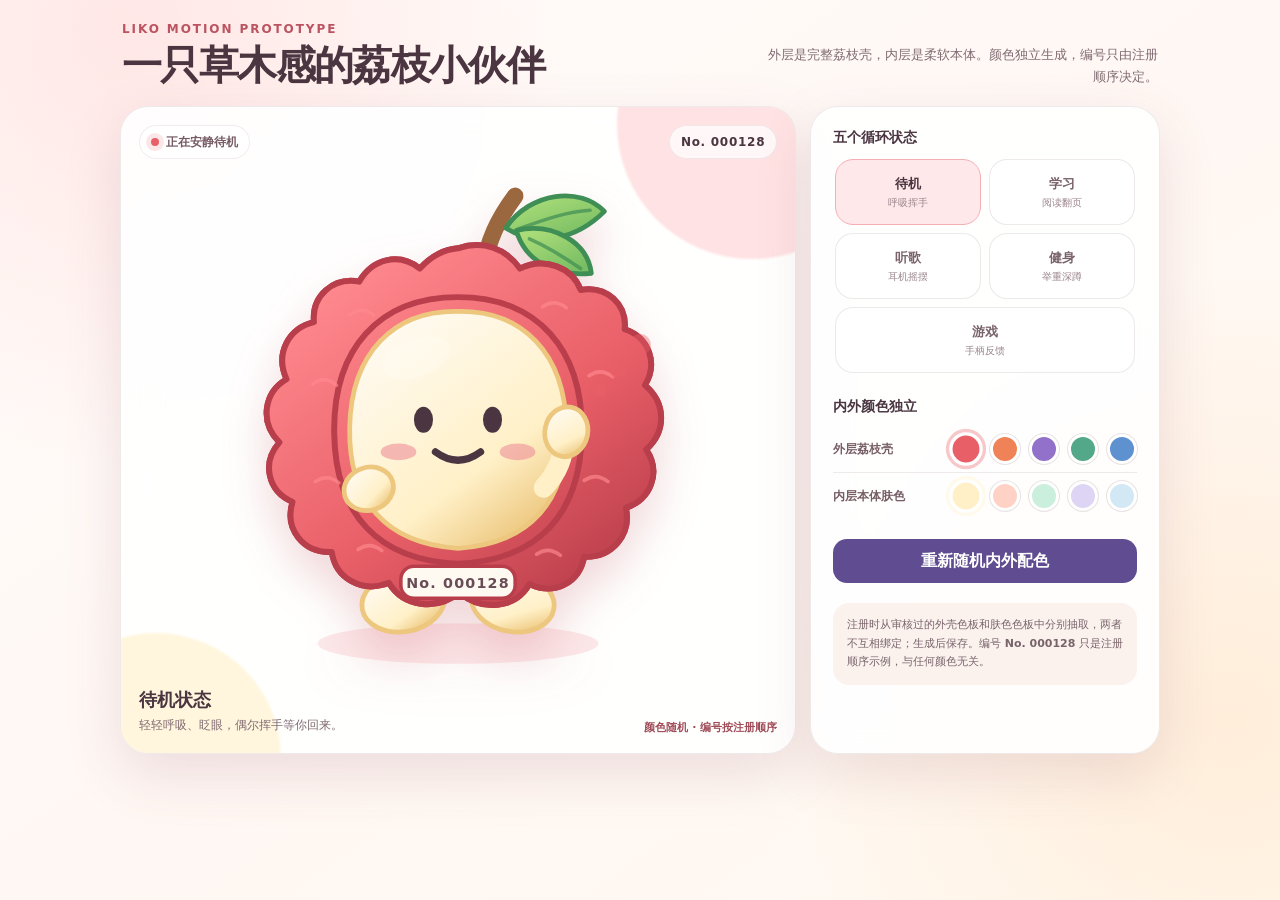
<file: 形象设计/liko-animation-demo.html>
<!doctype html>
<html lang="zh-CN">
<head>
  <meta charset="utf-8" />
  <meta name="viewport" content="width=device-width, initial-scale=1, viewport-fit=cover" />
  <meta name="theme-color" content="#fff8f4" />
  <title>Liko · 五状态动画原型</title>
  <style>
    :root {
      --shell: #e95f68;
      --shell-light: #ff8a8f;
      --shell-deep: #b93e4b;
      --skin: #fff0c7;
      --skin-light: #fffaf0;
      --skin-deep: #edc77e;
      --leaf: #78bd63;
      --leaf-deep: #3f8e55;
      --ink: #4a3540;
      --muted: #806b73;
      --paper: #fffaf7;
      --panel: rgba(255, 255, 255, .9);
      --line: rgba(115, 83, 94, .12);
      --shadow: rgba(136, 75, 92, .15);
      --accent: #ec6e79;
    }

    * { box-sizing: border-box; }

    html { color-scheme: light; }

    body {
      margin: 0;
      min-width: 320px;
      min-height: 100vh;
      color: var(--ink);
      font-family: "PingFang SC", "Microsoft YaHei", system-ui, -apple-system, sans-serif;
      background:
        radial-gradient(circle at 10% 3%, rgba(255, 202, 202, .42), transparent 28rem),
        radial-gradient(circle at 96% 80%, rgba(255, 221, 184, .42), transparent 28rem),
        linear-gradient(145deg, #fffdfb 0%, #fff7f3 52%, #fffaf2 100%);
    }

    button { font: inherit; }

    button:focus-visible {
      outline: 3px solid rgba(109, 89, 207, .35);
      outline-offset: 3px;
    }

    .app {
      width: min(100% - 24px, 1040px);
      margin: 0 auto;
      padding: max(18px, env(safe-area-inset-top)) 0 max(28px, env(safe-area-inset-bottom));
    }

    .app-head {
      display: flex;
      align-items: flex-end;
      justify-content: space-between;
      gap: 16px;
      padding: 4px 2px 18px;
    }

    .eyebrow {
      margin: 0 0 6px;
      color: #bb5360;
      font-size: 12px;
      font-weight: 700;
      letter-spacing: .16em;
      text-transform: uppercase;
    }

    h1 {
      margin: 0;
      font-size: clamp(26px, 7vw, 40px);
      line-height: 1.15;
      letter-spacing: -.04em;
    }

    .head-note {
      max-width: 390px;
      margin: 0;
      color: var(--muted);
      font-size: 13px;
      line-height: 1.7;
      text-align: right;
    }

    .workspace {
      display: grid;
      gap: 14px;
      min-width: 0;
    }

    .stage-card,
    .control-card {
      min-width: 0;
      border: 1px solid var(--line);
      border-radius: 28px;
      background: var(--panel);
      box-shadow: 0 20px 55px var(--shadow);
      backdrop-filter: blur(18px);
    }

    .stage-card {
      position: relative;
      min-height: 560px;
      overflow: hidden;
      isolation: isolate;
    }

    .stage-card::before,
    .stage-card::after {
      position: absolute;
      z-index: -1;
      content: "";
      border-radius: 50%;
      filter: blur(1px);
    }

    .stage-card::before {
      width: 270px;
      height: 270px;
      top: -118px;
      right: -92px;
      background: color-mix(in srgb, var(--shell-light) 25%, transparent);
    }

    .stage-card::after {
      width: 250px;
      height: 250px;
      bottom: -130px;
      left: -90px;
      background: color-mix(in srgb, var(--skin) 60%, transparent);
    }

    .stage-top {
      position: absolute;
      z-index: 3;
      top: 18px;
      left: 18px;
      right: 18px;
      display: flex;
      align-items: center;
      justify-content: space-between;
      gap: 12px;
    }

    .live-state,
    .serial {
      display: inline-flex;
      align-items: center;
      min-height: 34px;
      padding: 7px 11px;
      border: 1px solid rgba(114, 79, 91, .1);
      border-radius: 999px;
      background: rgba(255, 255, 255, .75);
      color: #765c65;
      font-size: 12px;
      font-weight: 700;
      backdrop-filter: blur(8px);
    }

    .live-state::before {
      width: 8px;
      height: 8px;
      margin-right: 7px;
      content: "";
      border-radius: 50%;
      background: var(--shell);
      box-shadow: 0 0 0 5px color-mix(in srgb, var(--shell) 15%, transparent);
      animation: statusPulse 2s ease-in-out infinite;
    }

    .serial {
      color: var(--ink);
      font-variant-numeric: tabular-nums;
      letter-spacing: .06em;
    }

    .svg-wrap {
      display: grid;
      place-items: center;
      min-height: 500px;
      padding: 58px 10px 64px;
    }

    #liko {
      width: min(100%, 500px);
      height: auto;
      overflow: visible;
      filter: drop-shadow(0 22px 22px color-mix(in srgb, var(--shell-deep) 20%, transparent));
    }

    .stage-copy {
      position: absolute;
      z-index: 3;
      right: 18px;
      bottom: 18px;
      left: 18px;
      display: flex;
      align-items: flex-end;
      justify-content: space-between;
      gap: 16px;
    }

    .stage-copy strong,
    .stage-copy span { display: block; }

    .stage-copy strong {
      margin-bottom: 4px;
      font-size: 18px;
    }

    .stage-copy span {
      color: var(--muted);
      font-size: 12px;
      line-height: 1.55;
    }

    .identity-rule {
      flex: none;
      color: #a04c58;
      font-size: 11px;
      font-weight: 700;
      text-align: right;
    }

    .control-card {
      display: grid;
      align-content: start;
      gap: 20px;
      padding: 18px;
    }

    .control-card > *,
    .control-section,
    .state-tabs,
    .palette-row {
      min-width: 0;
      max-width: 100%;
    }

    .control-section h2 {
      margin: 0 0 10px;
      font-size: 14px;
    }

    .state-tabs {
      display: flex;
      gap: 8px;
      padding: 2px 2px 5px;
      overflow-x: auto;
      scrollbar-width: none;
    }

    .state-tabs::-webkit-scrollbar { display: none; }

    .state-btn {
      flex: 0 0 82px;
      min-height: 66px;
      padding: 9px 8px;
      border: 1px solid rgba(113, 79, 91, .13);
      border-radius: 18px;
      color: #79626a;
      background: rgba(255, 255, 255, .72);
      cursor: pointer;
      transition: transform .18s ease, border-color .18s ease, background-color .18s ease;
    }

    .state-btn:hover { transform: translateY(-2px); }

    .state-btn[aria-pressed="true"] {
      border-color: color-mix(in srgb, var(--shell) 50%, white);
      color: var(--ink);
      background: color-mix(in srgb, var(--shell-light) 20%, white);
    }

    .state-btn b,
    .state-btn small { display: block; }

    .state-btn b {
      margin-bottom: 3px;
      font-size: 13px;
    }

    .state-btn small {
      color: #9a858c;
      font-size: 10px;
    }

    .palette-row {
      display: flex;
      align-items: center;
      justify-content: space-between;
      gap: 12px;
      padding: 8px 0;
    }

    .palette-row + .palette-row { border-top: 1px solid var(--line); }

    .palette-label {
      flex: none;
      color: #765d66;
      font-size: 12px;
      font-weight: 700;
    }

    .swatches {
      display: flex;
      justify-content: flex-end;
      gap: 9px;
      min-width: 0;
    }

    .swatch {
      width: 30px;
      height: 30px;
      padding: 0;
      border: 3px solid white;
      border-radius: 50%;
      background: var(--swatch);
      box-shadow: 0 0 0 1px rgba(85, 60, 69, .14);
      cursor: pointer;
      transition: transform .18s ease, box-shadow .18s ease;
    }

    .swatch:hover,
    .swatch[aria-pressed="true"] {
      transform: scale(1.12);
      box-shadow: 0 0 0 3px color-mix(in srgb, var(--swatch) 35%, white);
    }

    .randomize {
      width: 100%;
      min-height: 44px;
      border: 0;
      border-radius: 14px;
      color: white;
      background: #604d91;
      cursor: pointer;
      font-weight: 700;
      transition: transform .18s ease, opacity .18s ease;
    }

    .randomize:hover { transform: translateY(-1px); }
    .randomize:active { transform: translateY(1px); opacity: .88; }

    .rule-note {
      margin: 0;
      padding: 13px 14px;
      border-radius: 16px;
      color: #78636b;
      background: rgba(250, 238, 232, .72);
      font-size: 11px;
      line-height: 1.7;
    }

    /* Liko 双层身体 */
    .liko-character {
      transform-box: fill-box;
      transform-origin: center bottom;
      animation: idleBreathe 3.2s ease-in-out infinite;
    }

    .shell-fill { fill: url(#shellGradient); }
    .shell-stroke { stroke: var(--shell-deep); }
    .skin-fill { fill: url(#skinGradient); }
    .skin-solid { fill: var(--skin); }
    .skin-stroke { stroke: var(--skin-deep); }
    .ink-fill { fill: var(--ink); }

    .shell-outline {
      stroke: var(--shell-deep);
      stroke-width: 5;
      stroke-linecap: round;
      stroke-linejoin: round;
    }

    .inner-outline {
      stroke: var(--skin-deep);
      stroke-width: 4;
      stroke-linecap: round;
      stroke-linejoin: round;
    }

    .leaf {
      fill: url(#leafGradient);
      stroke: var(--leaf-deep);
      stroke-width: 4;
      stroke-linejoin: round;
    }

    .leaf-cluster {
      transform-box: fill-box;
      transform-origin: 35% 90%;
      animation: leafSway 3.2s ease-in-out infinite;
    }

    .eye {
      transform-box: fill-box;
      transform-origin: center;
      animation: blink 4.6s ease-in-out infinite;
    }

    .cheek { fill: #ef8f9a; opacity: .6; }

    .state-layer { display: none; }
    #liko[data-state="idle"] .state-idle,
    #liko[data-state="study"] .state-study,
    #liko[data-state="music"] .state-music,
    #liko[data-state="fitness"] .state-fitness,
    #liko[data-state="gaming"] .state-gaming { display: block; }

    #liko[data-state="study"] .liko-character { animation: studyBob 2.7s ease-in-out infinite; }
    #liko[data-state="music"] .liko-character { animation: musicSway 1.15s ease-in-out infinite alternate; }
    #liko[data-state="fitness"] .liko-character { animation: squat 1.5s ease-in-out infinite; }
    #liko[data-state="gaming"] .liko-character { animation: gameBounce 1.7s ease-in-out infinite; }

    .wave-hand {
      transform-box: fill-box;
      transform-origin: 35% 85%;
      animation: handWave 1.8s ease-in-out infinite;
    }

    .idle-dot-a { animation: idleDot 2.8s ease-in-out infinite; }
    .idle-dot-b { animation: idleDot 2.8s .45s ease-in-out infinite; }
    .idle-dot-c { animation: idleDot 2.8s .9s ease-in-out infinite; }

    .book {
      transform-box: fill-box;
      transform-origin: center;
      animation: bookFloat 2.7s ease-in-out infinite;
    }

    .page-flip {
      transform-box: fill-box;
      transform-origin: left bottom;
      animation: pageFlip 3.6s ease-in-out infinite;
    }

    .study-spark {
      transform-box: fill-box;
      transform-origin: center;
      animation: sparkle 2.5s ease-in-out infinite;
    }

    .headphone-band {
      fill: none;
      stroke: #6d68c9;
      stroke-width: 12;
      stroke-linecap: round;
    }

    .headphone-pad {
      fill: #756fda;
      stroke: #4e489f;
      stroke-width: 3;
    }

    .music-note-a { animation: noteRise 2.2s ease-out infinite; }
    .music-note-b { animation: noteRise 2.2s .7s ease-out infinite; }
    .music-note-c { animation: noteRise 2.2s 1.35s ease-out infinite; }

    .fitness-arms,
    .fitness-bar {
      transform-box: fill-box;
      transform-origin: center bottom;
      animation: lift 1.5s ease-in-out infinite;
    }

    .sweat {
      transform-box: fill-box;
      transform-origin: center;
      animation: sweatDrop 1.5s ease-in infinite;
    }

    .controller {
      transform-box: fill-box;
      transform-origin: center;
      animation: controllerTap .65s ease-in-out infinite alternate;
    }

    .game-glow-a { animation: gamePixel 1.5s ease-out infinite; }
    .game-glow-b { animation: gamePixel 1.5s .55s ease-out infinite; }

    @keyframes statusPulse {
      0%, 100% { transform: scale(1); opacity: 1; }
      50% { transform: scale(.78); opacity: .62; }
    }

    @keyframes idleBreathe {
      0%, 100% { transform: translateY(1px) scale(1); }
      50% { transform: translateY(-5px) scale(1.012, .99); }
    }

    @keyframes studyBob {
      0%, 100% { transform: translateY(1px) rotate(-.4deg); }
      50% { transform: translateY(-4px) rotate(.4deg); }
    }

    @keyframes musicSway {
      from { transform: translate(-5px, 1px) rotate(-2deg); }
      to { transform: translate(5px, -4px) rotate(2deg); }
    }

    @keyframes squat {
      0%, 100% { transform: translateY(-5px) scaleY(1.02); }
      50% { transform: translateY(13px) scale(1.018, .95); }
    }

    @keyframes gameBounce {
      0%, 100% { transform: translateY(2px) rotate(-.6deg); }
      50% { transform: translateY(-6px) rotate(.6deg); }
    }

    @keyframes leafSway {
      0%, 100% { transform: rotate(-2deg); }
      50% { transform: rotate(4deg); }
    }

    @keyframes blink {
      0%, 43%, 47%, 100% { transform: scaleY(1); }
      45% { transform: scaleY(.1); }
    }

    @keyframes handWave {
      0%, 100% { transform: rotate(-5deg); }
      50% { transform: rotate(16deg) translateY(-2px); }
    }

    @keyframes idleDot {
      0%, 22%, 100% { transform: translateY(8px) scale(.55); opacity: 0; }
      42%, 72% { transform: translateY(0) scale(1); opacity: .75; }
    }

    @keyframes bookFloat {
      0%, 100% { transform: translateY(1px) rotate(-.7deg); }
      50% { transform: translateY(-4px) rotate(.7deg); }
    }

    @keyframes pageFlip {
      0%, 18%, 100% { transform: scaleX(1) skewX(0); opacity: .9; }
      45% { transform: scaleX(.18) skewX(-17deg); opacity: .35; }
      62% { transform: scaleX(1) skewX(7deg); opacity: .9; }
    }

    @keyframes sparkle {
      0%, 22%, 100% { transform: scale(.4) rotate(-12deg); opacity: 0; }
      42%, 70% { transform: scale(1) rotate(8deg); opacity: 1; }
    }

    @keyframes noteRise {
      0% { transform: translateY(16px) scale(.7); opacity: 0; }
      20%, 76% { opacity: 1; }
      100% { transform: translateY(-30px) scale(1.08) rotate(8deg); opacity: 0; }
    }

    @keyframes lift {
      0%, 100% { transform: translateY(18px); }
      50% { transform: translateY(-15px); }
    }

    @keyframes sweatDrop {
      0%, 40% { transform: translateY(0) scale(.6); opacity: 0; }
      55% { opacity: 1; }
      100% { transform: translate(5px, 24px) scale(1); opacity: 0; }
    }

    @keyframes controllerTap {
      from { transform: rotate(-2deg) translateY(1px); }
      to { transform: rotate(2deg) translateY(-2px); }
    }

    @keyframes gamePixel {
      0% { transform: translateY(12px) scale(.4); opacity: 0; }
      25%, 70% { opacity: 1; }
      100% { transform: translateY(-25px) scale(1.1) rotate(16deg); opacity: 0; }
    }

    @media (min-width: 820px) {
      .workspace { grid-template-columns: minmax(0, 1.45fr) minmax(300px, .75fr); }
      .control-card { padding: 22px; }
      .state-tabs { display: grid; grid-template-columns: repeat(2, minmax(0, 1fr)); overflow: visible; }
      .state-btn { width: 100%; }
      .state-btn:last-child { grid-column: 1 / -1; }
    }

    @media (max-width: 600px) {
      .app { width: min(100% - 16px, 1040px); }
      .app-head { display: block; padding-inline: 6px; }
      .head-note { margin-top: 8px; text-align: left; }
      .stage-card, .control-card { border-radius: 24px; }
      .stage-card { min-height: 500px; }
      .svg-wrap { min-height: 445px; padding: 54px 0 70px; }
      .stage-copy span { max-width: 250px; }
      .identity-rule { display: none; }
      .palette-row { align-items: flex-start; }
      .swatches { flex-wrap: wrap; }
      .swatch { width: 28px; height: 28px; }
    }

    @media (max-width: 380px) {
      .stage-card { min-height: 462px; }
      .svg-wrap { min-height: 410px; padding-bottom: 65px; }
      .stage-top { top: 13px; right: 13px; left: 13px; }
      .stage-copy { right: 14px; bottom: 14px; left: 14px; }
      .stage-copy strong { font-size: 16px; }
      .stage-copy span { max-width: 210px; font-size: 11px; }
    }

    @media (prefers-reduced-motion: reduce) {
      *, *::before, *::after {
        animation-duration: .001ms !important;
        animation-iteration-count: 1 !important;
        scroll-behavior: auto !important;
      }
    }
  </style>
</head>
<body>
  <main class="app">
    <header class="app-head">
      <div>
        <p class="eyebrow">Liko Motion Prototype</p>
        <h1>一只草木感的荔枝小伙伴</h1>
      </div>
      <p class="head-note">外层是完整荔枝壳，内层是柔软本体。颜色独立生成，编号只由注册顺序决定。</p>
    </header>

    <section class="workspace" aria-label="Liko 动画与配色预览">
      <article class="stage-card">
        <div class="stage-top">
          <div class="live-state" id="liveState">正在安静待机</div>
          <div class="serial">No. 000128</div>
        </div>

        <div class="svg-wrap">
          <svg id="liko" data-state="idle" viewBox="0 0 420 440" role="img" aria-labelledby="likoTitle likoDesc">
            <title id="likoTitle">Liko 待机动画</title>
            <desc id="likoDesc">一个穿着完整荔枝壳的柔软小角色，前部开口露出脸，手脚与内层本体同色，顶部有枝梗和两片叶子。</desc>
            <defs>
              <linearGradient id="shellGradient" x1=".16" y1=".08" x2=".86" y2=".95">
                <stop offset="0" style="stop-color:var(--shell-light)" />
                <stop offset=".58" style="stop-color:var(--shell)" />
                <stop offset="1" style="stop-color:var(--shell-deep)" />
              </linearGradient>
              <linearGradient id="skinGradient" x1=".18" y1=".08" x2=".78" y2=".96">
                <stop offset="0" style="stop-color:var(--skin-light)" />
                <stop offset=".68" style="stop-color:var(--skin)" />
                <stop offset="1" style="stop-color:var(--skin-deep)" />
              </linearGradient>
              <linearGradient id="leafGradient" x1=".2" y1=".1" x2=".85" y2=".9">
                <stop offset="0" style="stop-color:#a9dc78" />
                <stop offset="1" style="stop-color:var(--leaf)" />
              </linearGradient>
              <filter id="softGlow" x="-50%" y="-50%" width="200%" height="200%">
                <feGaussianBlur stdDeviation="7" />
              </filter>
            </defs>

            <ellipse cx="210" cy="402" rx="118" ry="17" fill="var(--shell)" opacity=".14" />

            <g class="liko-character">
              <!-- 脚和枝叶从完整外壳后方伸出 -->
              <ellipse class="skin-fill inner-outline" cx="164" cy="367" rx="35" ry="25" transform="rotate(-10 164 367)" />
              <ellipse class="skin-fill inner-outline" cx="256" cy="367" rx="35" ry="25" transform="rotate(10 256 367)" />

              <path d="M231 91 C234 64 244 45 258 26" fill="none" stroke="#9b673e" stroke-width="14" stroke-linecap="round" />
              <g class="leaf-cluster">
                <path class="leaf" d="M250 53 C271 22 313 18 333 39 C310 62 277 70 250 53 Z" />
                <path class="leaf" d="M259 55 C290 48 319 65 322 91 C290 94 266 80 259 55 Z" />
                <path d="M260 54 C282 46 302 39 321 38 M270 62 C286 69 300 78 313 87" fill="none" stroke="var(--leaf-deep)" stroke-width="3" stroke-linecap="round" opacity=".7" />
              </g>

              <!-- 完整外壳背板 -->
              <path class="shell-fill shell-outline" d="M210 70 C231 63 250 70 262 87 C283 77 306 86 313 105 C335 101 352 117 350 138 C371 145 378 167 367 185 C385 200 385 224 368 239 C381 258 372 281 351 288 C356 311 339 330 316 329 C312 351 291 362 270 352 C258 373 230 375 211 359 C192 375 164 371 152 351 C129 360 107 347 104 325 C80 326 64 306 71 283 C50 274 45 250 60 233 C43 216 47 191 66 180 C56 158 68 137 89 132 C87 110 105 94 127 98 C138 79 160 73 178 87 C188 76 198 71 210 70 Z" />

              <!-- 开口中的内层本体 -->
              <path class="skin-fill inner-outline" d="M210 123 C264 122 300 158 301 221 C302 282 271 318 210 322 C149 318 118 282 119 221 C120 158 156 122 210 123 Z" />
              <ellipse cx="175" cy="162" rx="30" ry="16" fill="var(--skin-light)" opacity=".45" transform="rotate(-20 175 162)" />

              <!-- 外壳前沿：覆盖内层边缘，明确表达“壳穿在外面” -->
              <path class="shell-fill shell-outline" fill-rule="evenodd" d="M210 70 C231 63 250 70 262 87 C283 77 306 86 313 105 C335 101 352 117 350 138 C371 145 378 167 367 185 C385 200 385 224 368 239 C381 258 372 281 351 288 C356 311 339 330 316 329 C312 351 291 362 270 352 C258 373 230 375 211 359 C192 375 164 371 152 351 C129 360 107 347 104 325 C80 326 64 306 71 283 C50 274 45 250 60 233 C43 216 47 191 66 180 C56 158 68 137 89 132 C87 110 105 94 127 98 C138 79 160 73 178 87 C188 76 198 71 210 70 Z M210 111 C143 111 105 155 106 225 C107 294 143 332 210 335 C277 332 313 294 314 225 C315 155 277 111 210 111 Z" opacity=".98" />

              <!-- 荔枝壳纹理，固定在服装上，非随机配饰 -->
              <g fill="none" stroke="var(--shell-light)" stroke-width="3" stroke-linecap="round" opacity=".65">
                <path d="M119 126 q10 -8 20 0 M88 184 q10 -8 20 1 M90 266 q10 -7 20 1 M126 323 q10 -7 20 1" />
                <path d="M281 119 q10 -7 20 1 M320 177 q10 -7 20 1 M316 265 q10 -7 20 1 M276 327 q10 -7 20 1" />
              </g>

              <!-- 通用脸部 -->
              <ellipse class="eye ink-fill" cx="181" cy="214" rx="8" ry="11" />
              <ellipse class="eye ink-fill" cx="239" cy="214" rx="8" ry="11" />
              <ellipse class="cheek" cx="160" cy="241" rx="15" ry="7" />
              <ellipse class="cheek" cx="260" cy="241" rx="15" ry="7" />

              <!-- 待机：轻呼吸、眨眼、挥手 -->
              <g class="state-layer state-idle">
                <path d="M191 241 Q210 255 229 241" fill="none" stroke="var(--ink)" stroke-width="6" stroke-linecap="round" />
                <ellipse class="skin-fill inner-outline" cx="135" cy="272" rx="21" ry="18" transform="rotate(-18 135 272)" />
                <g class="wave-hand">
                  <path d="M282 271 Q299 253 299 230" fill="none" stroke="var(--skin)" stroke-width="17" stroke-linecap="round" />
                  <ellipse class="skin-fill inner-outline" cx="301" cy="224" rx="18" ry="21" transform="rotate(12 301 224)" />
                </g>
                <circle class="idle-dot-a" cx="330" cy="189" r="5" fill="var(--shell)" opacity=".7" />
                <circle class="idle-dot-b" cx="345" cy="173" r="7" fill="var(--shell)" opacity=".55" />
                <circle class="idle-dot-c" cx="363" cy="151" r="9" fill="var(--shell)" opacity=".4" />
              </g>

              <!-- 学习：书本和翻页 -->
              <g class="state-layer state-study">
                <path d="M195 241 Q210 251 225 241" fill="none" stroke="var(--ink)" stroke-width="5" stroke-linecap="round" />
                <g class="book">
                  <path d="M118 263 Q161 245 207 269 L207 326 Q163 302 118 315 Z" fill="#f7a557" stroke="#c96a42" stroke-width="4" stroke-linejoin="round" />
                  <path d="M302 263 Q259 245 213 269 L213 326 Q257 302 302 315 Z" fill="#ffbd68" stroke="#c96a42" stroke-width="4" stroke-linejoin="round" />
                  <path d="M207 269 H213 V326 H207 Z" fill="#fff7e5" />
                  <path d="M134 272 Q166 261 195 276 M285 272 Q254 261 225 276 M138 287 Q166 278 194 290 M282 287 Q254 278 226 290" fill="none" stroke="#b96b55" stroke-width="3" stroke-linecap="round" opacity=".6" />
                  <path class="page-flip" d="M213 269 Q251 242 292 259 L292 278 Q252 263 213 282 Z" fill="#fff7e7" opacity=".92" />
                </g>
                <ellipse class="skin-fill inner-outline" cx="149" cy="287" rx="19" ry="17" transform="rotate(-18 149 287)" />
                <ellipse class="skin-fill inner-outline" cx="271" cy="287" rx="19" ry="17" transform="rotate(18 271 287)" />
                <path class="study-spark" d="M304 185 l5 12 12 5-12 5-5 12-5-12-12-5 12-5Z" fill="#f6bb50" />
              </g>

              <!-- 听歌：耳机只在此状态出现，整套耳机佩戴在完整外壳外侧 -->
              <g class="state-layer state-music">
                <path class="headphone-band" d="M78 217 C78 129 132 78 210 78 C288 78 342 129 342 217" />
                <rect class="headphone-pad" x="57" y="191" width="40" height="70" rx="19" />
                <rect class="headphone-pad" x="323" y="191" width="40" height="70" rx="19" />
                <rect x="67" y="202" width="12" height="47" rx="6" fill="#bdb9ff" opacity=".9" />
                <rect x="341" y="202" width="12" height="47" rx="6" fill="#bdb9ff" opacity=".9" />
                <path d="M187 241 Q210 260 233 241" fill="none" stroke="var(--ink)" stroke-width="6" stroke-linecap="round" />
                <ellipse class="skin-fill inner-outline" cx="143" cy="278" rx="20" ry="17" transform="rotate(-12 143 278)" />
                <ellipse class="skin-fill inner-outline" cx="277" cy="278" rx="20" ry="17" transform="rotate(12 277 278)" />
                <g class="music-note-a" fill="#6d68c9" transform="translate(104 167)"><circle cx="0" cy="12" r="8" /><path d="M6 12 V-16 H22" fill="none" stroke="currentColor" stroke-width="6" stroke-linecap="round" /></g>
                <g class="music-note-b" fill="#ef7785" transform="translate(315 185)"><circle cx="0" cy="12" r="8" /><path d="M6 12 V-18 L23 -13" fill="none" stroke="currentColor" stroke-width="6" stroke-linecap="round" /></g>
                <g class="music-note-c" fill="#f2b74e" transform="translate(330 267)"><circle cx="0" cy="10" r="7" /><path d="M5 10 V-13 H18" fill="none" stroke="currentColor" stroke-width="5" stroke-linecap="round" /></g>
              </g>

              <!-- 健身：手臂、手和杠铃一起上下 -->
              <g class="state-layer state-fitness">
                <path d="M190 244 Q210 231 230 244" fill="none" stroke="var(--ink)" stroke-width="5" stroke-linecap="round" />
                <g class="fitness-arms">
                  <path d="M151 255 Q155 203 172 160 M269 255 Q265 203 248 160" fill="none" stroke="var(--skin)" stroke-width="17" stroke-linecap="round" />
                  <ellipse class="skin-fill inner-outline" cx="173" cy="157" rx="18" ry="16" />
                  <ellipse class="skin-fill inner-outline" cx="247" cy="157" rx="18" ry="16" />
                </g>
                <g class="fitness-bar">
                  <path d="M108 139 H312" fill="none" stroke="#594a55" stroke-width="9" stroke-linecap="round" />
                  <rect x="88" y="118" width="18" height="43" rx="6" fill="#6d68c9" />
                  <rect x="69" y="112" width="17" height="55" rx="6" fill="#4f4a9f" />
                  <rect x="314" y="118" width="18" height="43" rx="6" fill="#6d68c9" />
                  <rect x="334" y="112" width="17" height="55" rx="6" fill="#4f4a9f" />
                </g>
                <path class="sweat" d="M270 188 C280 199 280 208 270 212 C260 208 260 199 270 188 Z" fill="#75b9e7" />
              </g>

              <!-- 游戏：手柄和双手 -->
              <g class="state-layer state-gaming">
                <path d="M187 241 Q210 259 233 241" fill="none" stroke="var(--ink)" stroke-width="6" stroke-linecap="round" />
                <g class="controller">
                  <path d="M142 274 Q210 252 278 274 L293 309 Q297 326 281 330 Q264 332 250 309 H170 Q156 332 139 330 Q123 326 127 309 Z" fill="#6d68c9" stroke="#4d488e" stroke-width="4" stroke-linejoin="round" />
                  <path d="M158 294 H180 M169 283 V305" fill="none" stroke="#fff" stroke-width="6" stroke-linecap="round" />
                  <circle cx="249" cy="287" r="6" fill="#ffcf5d" />
                  <circle cx="267" cy="300" r="6" fill="#ff8496" />
                  <circle cx="246" cy="307" r="6" fill="#75d3bf" />
                </g>
                <ellipse class="skin-fill inner-outline" cx="155" cy="292" rx="20" ry="17" transform="rotate(-10 155 292)" />
                <ellipse class="skin-fill inner-outline" cx="265" cy="292" rx="20" ry="17" transform="rotate(10 265 292)" />
                <rect class="game-glow-a" x="105" y="244" width="11" height="11" rx="2" fill="#f0b64f" />
                <path class="game-glow-b" d="M304 226 l5 11 11 5-11 5-5 11-5-11-11-5 11-5Z" fill="#78cdb7" />
              </g>

              <!-- 前下部固定编号牌：无名字前缀 -->
              <g aria-label="唯一编号 No. 000128">
                <rect x="162" y="337" width="96" height="27" rx="11" fill="#fffaf1" stroke="var(--shell-deep)" stroke-width="3" />
                <text x="210" y="355" text-anchor="middle" fill="#694c56" font-family="system-ui, sans-serif" font-size="12" font-weight="700" letter-spacing="1">No. 000128</text>
              </g>
            </g>
          </svg>
        </div>

        <div class="stage-copy" aria-live="polite">
          <div>
            <strong id="stateTitle">待机状态</strong>
            <span id="stateCaption">轻轻呼吸、眨眼，偶尔挥手等你回来。</span>
          </div>
          <div class="identity-rule">颜色随机 · 编号按注册顺序</div>
        </div>
      </article>

      <aside class="control-card">
        <section class="control-section">
          <h2>五个循环状态</h2>
          <div class="state-tabs" role="group" aria-label="选择 Liko 动画状态">
            <button class="state-btn" type="button" data-state="idle" aria-pressed="true"><b>待机</b><small>呼吸挥手</small></button>
            <button class="state-btn" type="button" data-state="study" aria-pressed="false"><b>学习</b><small>阅读翻页</small></button>
            <button class="state-btn" type="button" data-state="music" aria-pressed="false"><b>听歌</b><small>耳机摇摆</small></button>
            <button class="state-btn" type="button" data-state="fitness" aria-pressed="false"><b>健身</b><small>举重深蹲</small></button>
            <button class="state-btn" type="button" data-state="gaming" aria-pressed="false"><b>游戏</b><small>手柄反馈</small></button>
          </div>
        </section>

        <section class="control-section">
          <h2>内外颜色独立</h2>
          <div class="palette-row">
            <span class="palette-label">外层荔枝壳</span>
            <div class="swatches" role="group" aria-label="选择外壳颜色">
              <button class="swatch shell-swatch" type="button" data-palette="lychee" aria-label="荔枝红" aria-pressed="true" style="--swatch:#e95f68"></button>
              <button class="swatch shell-swatch" type="button" data-palette="coral" aria-label="珊瑚橙" aria-pressed="false" style="--swatch:#ef8357"></button>
              <button class="swatch shell-swatch" type="button" data-palette="grape" aria-label="葡萄紫" aria-pressed="false" style="--swatch:#9171c9"></button>
              <button class="swatch shell-swatch" type="button" data-palette="jade" aria-label="青玉绿" aria-pressed="false" style="--swatch:#53a889"></button>
              <button class="swatch shell-swatch" type="button" data-palette="ocean" aria-label="海洋蓝" aria-pressed="false" style="--swatch:#5d91cf"></button>
            </div>
          </div>
          <div class="palette-row">
            <span class="palette-label">内层本体肤色</span>
            <div class="swatches" role="group" aria-label="选择内层肤色">
              <button class="swatch skin-swatch" type="button" data-palette="cream" aria-label="奶油色" aria-pressed="true" style="--swatch:#fff0c7"></button>
              <button class="swatch skin-swatch" type="button" data-palette="peach" aria-label="蜜桃色" aria-pressed="false" style="--swatch:#ffd2c5"></button>
              <button class="swatch skin-swatch" type="button" data-palette="mint" aria-label="薄荷色" aria-pressed="false" style="--swatch:#caefdc"></button>
              <button class="swatch skin-swatch" type="button" data-palette="lilac" aria-label="丁香色" aria-pressed="false" style="--swatch:#ded5f4"></button>
              <button class="swatch skin-swatch" type="button" data-palette="sky" aria-label="晴空色" aria-pressed="false" style="--swatch:#d2e8f5"></button>
            </div>
          </div>
        </section>

        <button class="randomize" id="randomize" type="button">重新随机内外配色</button>

        <p class="rule-note">
          注册时从审核过的外壳色板和肤色色板中分别抽取，两者不互相绑定；生成后保存。编号 <b>No. 000128</b> 只是注册顺序示例，与任何颜色无关。
        </p>
      </aside>
    </section>
  </main>

  <script>
    const shellPalettes = {
      lychee: { shell: '#e95f68', light: '#ff8a8f', deep: '#b93e4b' },
      coral:  { shell: '#ef8357', light: '#ffad7d', deep: '#bd5939' },
      grape:  { shell: '#9171c9', light: '#bba1e6', deep: '#66499d' },
      jade:   { shell: '#53a889', light: '#85ceb3', deep: '#31745f' },
      ocean:  { shell: '#5d91cf', light: '#91b9e7', deep: '#3868a1' }
    };

    const skinPalettes = {
      cream: { skin: '#fff0c7', light: '#fffaf0', deep: '#edc77e' },
      peach: { skin: '#ffd2c5', light: '#fff0eb', deep: '#eaa18f' },
      mint:  { skin: '#caefdc', light: '#edfff5', deep: '#8fcbb1' },
      lilac: { skin: '#ded5f4', light: '#f5f1ff', deep: '#ad9bd5' },
      sky:   { skin: '#d2e8f5', light: '#f1faff', deep: '#95bfd7' }
    };

    const stateCopy = {
      idle: {
        title: '待机状态',
        live: '正在安静待机',
        caption: '轻轻呼吸、眨眼，偶尔挥手等你回来。'
      },
      study: {
        title: '学习状态',
        live: '正在认真学习',
        caption: '书本随呼吸轻轻起伏，翻页时蹦出一点灵感。'
      },
      music: {
        title: '听歌状态',
        live: '正在听喜欢的歌',
        caption: '头梁跨过头顶，左右耳罩同时戴好，跟着节奏摇摆。'
      },
      fitness: {
        title: '健身状态',
        live: '正在完成今日训练',
        caption: '举起杠铃再低位深蹲，动作小幅但很认真。'
      },
      gaming: {
        title: '游戏状态',
        live: '正在打一局游戏',
        caption: '双手握住手柄，按键反馈和小幅弹跳形成循环。'
      }
    };

    const root = document.documentElement;
    const liko = document.getElementById('liko');
    const titleNode = document.getElementById('stateTitle');
    const captionNode = document.getElementById('stateCaption');
    const liveNode = document.getElementById('liveState');
    const svgTitle = document.getElementById('likoTitle');

    function setPressed(selector, active) {
      document.querySelectorAll(selector).forEach((item) => {
        item.setAttribute('aria-pressed', String(item === active));
      });
    }

    function setShell(name, button) {
      const palette = shellPalettes[name];
      root.style.setProperty('--shell', palette.shell);
      root.style.setProperty('--shell-light', palette.light);
      root.style.setProperty('--shell-deep', palette.deep);
      if (button) setPressed('.shell-swatch', button);
    }

    function setSkin(name, button) {
      const palette = skinPalettes[name];
      root.style.setProperty('--skin', palette.skin);
      root.style.setProperty('--skin-light', palette.light);
      root.style.setProperty('--skin-deep', palette.deep);
      if (button) setPressed('.skin-swatch', button);
    }

    document.querySelectorAll('.state-btn').forEach((button) => {
      button.addEventListener('click', () => {
        const state = button.dataset.state;
        const copy = stateCopy[state];
        setPressed('.state-btn', button);
        liko.dataset.state = state;
        titleNode.textContent = copy.title;
        captionNode.textContent = copy.caption;
        liveNode.textContent = copy.live;
        svgTitle.textContent = `Liko ${copy.title}动画`;
      });
    });

    document.querySelectorAll('.shell-swatch').forEach((button) => {
      button.addEventListener('click', () => setShell(button.dataset.palette, button));
    });

    document.querySelectorAll('.skin-swatch').forEach((button) => {
      button.addEventListener('click', () => setSkin(button.dataset.palette, button));
    });

    document.getElementById('randomize').addEventListener('click', () => {
      const shellButtons = [...document.querySelectorAll('.shell-swatch')];
      const skinButtons = [...document.querySelectorAll('.skin-swatch')];
      const shellButton = shellButtons[Math.floor(Math.random() * shellButtons.length)];
      const skinButton = skinButtons[Math.floor(Math.random() * skinButtons.length)];
      setShell(shellButton.dataset.palette, shellButton);
      setSkin(skinButton.dataset.palette, skinButton);
    });
  </script>
</body>
</html>
</file>
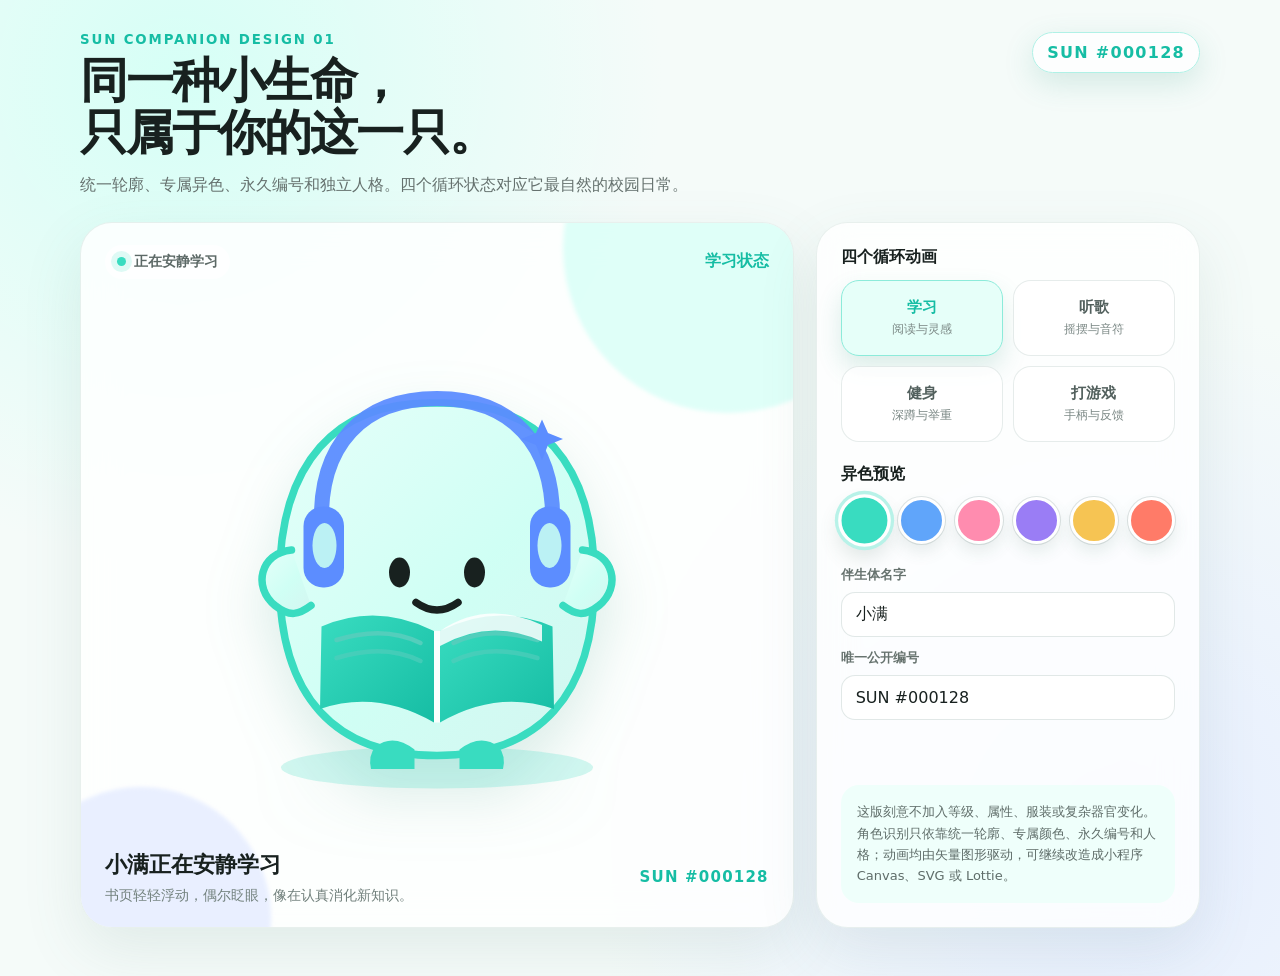
<file: 形象设计/历史原型/sun-companion-animation-demo.html>
<!doctype html>
<html lang="zh-CN">
<head>
  <meta charset="utf-8" />
  <meta name="viewport" content="width=device-width, initial-scale=1" />
  <title>Sun 伴生体 · 四状态动画原型</title>
  <style>
    :root {
      --primary: #39dcc0;
      --primary-deep: #16bda4;
      --primary-soft: #c9fff3;
      --accent: #5c8dff;
      --accent-soft: #dbe6ff;
      --ink: #18211f;
      --paper: #f7fffc;
      --surface: rgba(255, 255, 255, .82);
      --shadow: rgba(54, 153, 134, .18);
    }

    * { box-sizing: border-box; }

    body {
      margin: 0;
      min-height: 100vh;
      color: var(--ink);
      font-family: Inter, "PingFang SC", "Microsoft YaHei", system-ui, sans-serif;
      background:
        radial-gradient(circle at 14% 8%, color-mix(in srgb, var(--primary-soft) 76%, white), transparent 34%),
        radial-gradient(circle at 88% 86%, color-mix(in srgb, var(--accent-soft) 70%, white), transparent 38%),
        #f5fbf9;
    }

    button, input { font: inherit; }

    .page {
      width: min(1120px, calc(100% - 32px));
      margin: 0 auto;
      padding: 32px 0 48px;
    }

    .topbar {
      display: flex;
      align-items: flex-start;
      justify-content: space-between;
      gap: 24px;
      margin-bottom: 24px;
    }

    .brand small {
      display: block;
      margin-bottom: 8px;
      color: var(--primary-deep);
      font-weight: 800;
      letter-spacing: .14em;
      text-transform: uppercase;
    }

    h1 {
      margin: 0;
      font-size: clamp(28px, 4vw, 48px);
      line-height: 1.08;
      letter-spacing: -.04em;
    }

    .subtitle {
      max-width: 620px;
      margin: 12px 0 0;
      color: #65716e;
      line-height: 1.7;
    }

    .serial-pill {
      flex: none;
      padding: 10px 14px;
      border: 1px solid color-mix(in srgb, var(--primary) 40%, white);
      border-radius: 999px;
      color: var(--primary-deep);
      background: var(--surface);
      box-shadow: 0 10px 30px var(--shadow);
      font-weight: 900;
      letter-spacing: .08em;
    }

    .layout {
      display: grid;
      grid-template-columns: minmax(0, 1.3fr) minmax(290px, .7fr);
      gap: 22px;
      align-items: stretch;
    }

    .stage,
    .panel {
      border: 1px solid rgba(132, 173, 163, .18);
      border-radius: 32px;
      background: var(--surface);
      box-shadow: 0 22px 60px rgba(80, 122, 112, .12);
      backdrop-filter: blur(18px);
    }

    .stage {
      position: relative;
      min-height: 650px;
      overflow: hidden;
      isolation: isolate;
    }

    .stage::before,
    .stage::after {
      position: absolute;
      z-index: -1;
      content: "";
      border-radius: 50%;
      filter: blur(2px);
    }

    .stage::before {
      width: 330px;
      height: 330px;
      top: -140px;
      right: -100px;
      background: color-mix(in srgb, var(--primary-soft) 58%, transparent);
    }

    .stage::after {
      width: 260px;
      height: 260px;
      bottom: -120px;
      left: -70px;
      background: color-mix(in srgb, var(--accent-soft) 62%, transparent);
    }

    .stage-head {
      position: absolute;
      z-index: 2;
      top: 22px;
      left: 24px;
      right: 24px;
      display: flex;
      align-items: center;
      justify-content: space-between;
      gap: 12px;
    }

    .status {
      display: inline-flex;
      align-items: center;
      gap: 8px;
      padding: 8px 12px;
      border-radius: 999px;
      background: rgba(255,255,255,.72);
      color: #5c6966;
      font-size: 14px;
      font-weight: 700;
    }

    .status-dot {
      width: 9px;
      height: 9px;
      border-radius: 50%;
      background: var(--primary);
      box-shadow: 0 0 0 6px color-mix(in srgb, var(--primary) 16%, transparent);
      animation: pulse 2s ease-in-out infinite;
    }

    .scene-title {
      color: var(--primary-deep);
      font-weight: 900;
    }

    .mascot-wrap {
      display: grid;
      place-items: center;
      width: 100%;
      height: 100%;
      padding: 72px 14px 92px;
    }

    #mascot {
      width: min(570px, 94%);
      max-height: 540px;
      overflow: visible;
      filter: drop-shadow(0 26px 28px var(--shadow));
    }

    .caption {
      position: absolute;
      left: 24px;
      right: 24px;
      bottom: 22px;
      display: flex;
      align-items: center;
      justify-content: space-between;
      gap: 18px;
    }

    .caption-main strong {
      display: block;
      margin-bottom: 5px;
      font-size: 22px;
    }

    .caption-main span {
      color: #71807c;
      font-size: 14px;
    }

    .caption-code {
      flex: none;
      color: var(--primary-deep);
      font-size: 15px;
      font-weight: 900;
      letter-spacing: .08em;
    }

    .panel {
      display: flex;
      flex-direction: column;
      gap: 22px;
      padding: 24px;
    }

    .panel-section h2 {
      margin: 0 0 12px;
      font-size: 16px;
    }

    .modes {
      display: grid;
      grid-template-columns: repeat(2, minmax(0, 1fr));
      gap: 10px;
    }

    .mode-btn {
      min-height: 76px;
      padding: 12px;
      border: 1px solid rgba(128, 161, 153, .2);
      border-radius: 18px;
      color: #52605d;
      background: rgba(255,255,255,.76);
      cursor: pointer;
      transition: transform .18s ease, border-color .18s ease, box-shadow .18s ease;
    }

    .mode-btn:hover { transform: translateY(-2px); }

    .mode-btn[aria-pressed="true"] {
      border-color: color-mix(in srgb, var(--primary) 58%, white);
      color: var(--primary-deep);
      background: color-mix(in srgb, var(--primary-soft) 46%, white);
      box-shadow: 0 12px 24px var(--shadow);
    }

    .mode-btn b,
    .mode-btn span { display: block; }

    .mode-btn b {
      margin-bottom: 4px;
      font-size: 15px;
    }

    .mode-btn span {
      color: #7b8885;
      font-size: 12px;
    }

    .palette-grid {
      display: grid;
      grid-template-columns: repeat(6, 1fr);
      gap: 10px;
    }

    .swatch {
      aspect-ratio: 1;
      padding: 0;
      border: 3px solid white;
      border-radius: 50%;
      background: var(--swatch);
      box-shadow: 0 0 0 1px rgba(82, 112, 104, .18), 0 8px 16px rgba(68, 106, 96, .12);
      cursor: pointer;
      transition: transform .18s ease, box-shadow .18s ease;
    }

    .swatch:hover,
    .swatch[aria-pressed="true"] {
      transform: scale(1.12);
      box-shadow: 0 0 0 3px color-mix(in srgb, var(--swatch) 36%, white), 0 10px 18px rgba(68, 106, 96, .16);
    }

    .field {
      display: grid;
      gap: 8px;
    }

    .field label {
      color: #67736f;
      font-size: 13px;
      font-weight: 700;
    }

    .field input {
      width: 100%;
      padding: 12px 14px;
      border: 1px solid rgba(128, 161, 153, .24);
      border-radius: 14px;
      outline: none;
      color: var(--ink);
      background: rgba(255,255,255,.82);
    }

    .field input:focus {
      border-color: var(--primary);
      box-shadow: 0 0 0 4px color-mix(in srgb, var(--primary) 16%, transparent);
    }

    .note {
      margin-top: auto;
      padding: 16px;
      border-radius: 18px;
      color: #5f6d69;
      background: color-mix(in srgb, var(--primary-soft) 30%, white);
      font-size: 13px;
      line-height: 1.65;
    }

    /* SVG shared styling */
    .outline { stroke: var(--primary); stroke-width: 5; stroke-linecap: round; stroke-linejoin: round; }
    .accent-stroke { stroke: var(--accent); stroke-width: 8; stroke-linecap: round; stroke-linejoin: round; }
    .primary-fill { fill: var(--primary); }
    .deep-fill { fill: var(--primary-deep); }
    .accent-fill { fill: var(--accent); }
    .soft-fill { fill: var(--primary-soft); }
    .ink-fill { fill: var(--ink); }
    .activity { display: none; }
    #mascot[data-mode="study"] .activity-study,
    #mascot[data-mode="music"] .activity-music,
    #mascot[data-mode="fitness"] .activity-fitness,
    #mascot[data-mode="gaming"] .activity-gaming { display: block; }

    .body-shell {
      transform-origin: 180px 190px;
      animation: breathe 2.8s ease-in-out infinite;
    }

    .eye {
      transform-box: fill-box;
      transform-origin: center;
      animation: blink 4.8s ease-in-out infinite;
    }

    .headphone-band {
      fill: none;
      stroke: var(--accent);
      stroke-width: 10;
      stroke-linecap: round;
      opacity: .94;
    }

    .ear-pad { fill: var(--accent); }
    .ear-light { fill: var(--primary-soft); opacity: .88; }
    .ground-shadow { fill: color-mix(in srgb, var(--primary) 22%, transparent); }

    /* Study */
    .activity-study .book {
      transform-origin: 180px 235px;
      animation: bookBob 2.4s ease-in-out infinite;
    }
    .activity-study .page-line {
      stroke: color-mix(in srgb, var(--primary-deep) 74%, white);
      stroke-width: 3;
      stroke-linecap: round;
    }
    .activity-study .page-flip {
      transform-origin: 180px 210px;
      animation: pageFlip 3.6s ease-in-out infinite;
    }
    .activity-study .idea-star { animation: ideaPop 2.8s ease-in-out infinite; }

    /* Music */
    #mascot[data-mode="music"] .body-shell {
      animation: musicSway 1.25s ease-in-out infinite alternate;
    }
    .activity-music .note-a { animation: noteRise 2.3s ease-out infinite; }
    .activity-music .note-b { animation: noteRise 2.3s .7s ease-out infinite; }
    .activity-music .note-c { animation: noteRise 2.3s 1.35s ease-out infinite; }
    .activity-music .wave {
      fill: none;
      stroke: var(--primary);
      stroke-width: 4;
      stroke-linecap: round;
      opacity: .45;
      animation: wavePulse 1.25s ease-in-out infinite;
    }

    /* Fitness */
    #mascot[data-mode="fitness"] .body-shell {
      animation: squat 1.55s ease-in-out infinite;
    }
    .activity-fitness .weight-left {
      transform-origin: 112px 212px;
      animation: liftLeft 1.55s ease-in-out infinite;
    }
    .activity-fitness .weight-right {
      transform-origin: 248px 212px;
      animation: liftRight 1.55s ease-in-out infinite;
    }
    .activity-fitness .sweat { animation: sweatDrop 1.55s ease-in infinite; }

    /* Gaming */
    #mascot[data-mode="gaming"] .body-shell {
      animation: gameBounce 1.8s ease-in-out infinite;
    }
    .activity-gaming .controller {
      transform-origin: 180px 242px;
      animation: controllerTap .7s ease-in-out infinite alternate;
    }
    .activity-gaming .spark-a { animation: pixelPop 1.4s ease-out infinite; }
    .activity-gaming .spark-b { animation: pixelPop 1.4s .45s ease-out infinite; }
    .activity-gaming .spark-c { animation: pixelPop 1.4s .9s ease-out infinite; }

    @keyframes breathe {
      0%, 100% { transform: translateY(0) scale(1); }
      50% { transform: translateY(-5px) scale(1.012, .99); }
    }
    @keyframes blink {
      0%, 44%, 48%, 100% { transform: scaleY(1); }
      46% { transform: scaleY(.12); }
    }
    @keyframes pulse {
      0%, 100% { transform: scale(1); opacity: 1; }
      50% { transform: scale(.82); opacity: .65; }
    }
    @keyframes bookBob {
      0%, 100% { transform: translateY(0) rotate(-1deg); }
      50% { transform: translateY(-5px) rotate(1deg); }
    }
    @keyframes pageFlip {
      0%, 20%, 100% { transform: skewX(0deg) scaleX(1); opacity: .8; }
      45% { transform: skewX(-20deg) scaleX(.25); opacity: .35; }
      60% { transform: skewX(10deg) scaleX(1); opacity: .8; }
    }
    @keyframes ideaPop {
      0%, 25%, 100% { transform: scale(.5) rotate(-12deg); opacity: 0; }
      45%, 72% { transform: scale(1) rotate(8deg); opacity: 1; }
    }
    @keyframes musicSway {
      from { transform: translate(-5px, 1px) rotate(-2.1deg); }
      to { transform: translate(5px, -4px) rotate(2.1deg); }
    }
    @keyframes noteRise {
      0% { transform: translateY(18px) scale(.75); opacity: 0; }
      20% { opacity: 1; }
      80% { opacity: 1; }
      100% { transform: translateY(-34px) scale(1.08) rotate(8deg); opacity: 0; }
    }
    @keyframes wavePulse {
      0%, 100% { transform: scaleX(.72); opacity: .18; }
      50% { transform: scaleX(1); opacity: .55; }
    }
    @keyframes squat {
      0%, 100% { transform: translateY(-5px) scaleY(1.02); }
      48% { transform: translateY(15px) scale(1.025, .94); }
    }
    @keyframes liftLeft {
      0%, 100% { transform: translate(0, 15px) rotate(-4deg); }
      50% { transform: translate(-8px, -50px) rotate(10deg); }
    }
    @keyframes liftRight {
      0%, 100% { transform: translate(0, 15px) rotate(4deg); }
      50% { transform: translate(8px, -50px) rotate(-10deg); }
    }
    @keyframes sweatDrop {
      0%, 42% { transform: translate(0, 0) scale(.6); opacity: 0; }
      56% { opacity: 1; }
      100% { transform: translate(5px, 28px) scale(1); opacity: 0; }
    }
    @keyframes gameBounce {
      0%, 100% { transform: translateY(2px) rotate(-.7deg); }
      50% { transform: translateY(-6px) rotate(.7deg); }
    }
    @keyframes controllerTap {
      from { transform: rotate(-2deg) translateY(1px); }
      to { transform: rotate(2deg) translateY(-3px); }
    }
    @keyframes pixelPop {
      0% { transform: translateY(12px) scale(.4); opacity: 0; }
      30%, 72% { opacity: 1; }
      100% { transform: translateY(-28px) scale(1.15) rotate(18deg); opacity: 0; }
    }

    @media (max-width: 820px) {
      .topbar { display: block; }
      .serial-pill { display: inline-block; margin-top: 18px; }
      .layout { grid-template-columns: 1fr; }
      .stage { min-height: 590px; }
      .panel { min-height: auto; }
    }

    @media (max-width: 520px) {
      .page { width: min(100% - 20px, 1120px); padding-top: 20px; }
      .stage, .panel { border-radius: 24px; }
      .stage { min-height: 520px; }
      .mascot-wrap { padding: 72px 2px 100px; }
      .caption { align-items: flex-end; }
      .caption-main strong { font-size: 18px; }
      .caption-main span { display: none; }
      .caption-code { font-size: 12px; }
    }

    @media (prefers-reduced-motion: reduce) {
      *, *::before, *::after { animation-duration: .001ms !important; animation-iteration-count: 1 !important; }
    }
  </style>
</head>
<body>
  <main class="page">
    <header class="topbar">
      <div class="brand">
        <small>Sun Companion Design 01</small>
        <h1>同一种小生命，<br />只属于你的这一只。</h1>
        <p class="subtitle">统一轮廓、专属异色、永久编号和独立人格。四个循环状态对应它最自然的校园日常。</p>
      </div>
      <div class="serial-pill" data-code>SUN #000128</div>
    </header>

    <section class="layout">
      <article class="stage">
        <div class="stage-head">
          <div class="status"><i class="status-dot"></i><span id="statusText">正在安静学习</span></div>
          <div class="scene-title" id="sceneTitle">学习状态</div>
        </div>

        <div class="mascot-wrap">
          <svg id="mascot" data-mode="study" viewBox="0 0 360 360" role="img" aria-labelledby="mascotTitle mascotDesc">
            <title id="mascotTitle">Sun 伴生体学习动画</title>
            <desc id="mascotDesc">圆润的果冻形 AI 伴生体，佩戴耳机，正在进行四种校园活动之一。</desc>
            <defs>
              <linearGradient id="bodyGradient" x1=".12" y1=".08" x2=".88" y2=".94">
                <stop offset="0" style="stop-color: color-mix(in srgb, var(--primary-soft) 55%, white)" />
                <stop offset=".55" style="stop-color: color-mix(in srgb, var(--primary-soft) 88%, white)" />
                <stop offset="1" style="stop-color: color-mix(in srgb, var(--primary) 22%, white)" />
              </linearGradient>
              <linearGradient id="bookGradient" x1="0" y1="0" x2="1" y2="1">
                <stop offset="0" style="stop-color: var(--primary)" />
                <stop offset="1" style="stop-color: var(--primary-deep)" />
              </linearGradient>
              <linearGradient id="beanGradient" x1="0" y1="0" x2="1" y2="1">
                <stop offset="0" style="stop-color: var(--accent-soft)" />
                <stop offset="1" style="stop-color: var(--accent)" />
              </linearGradient>
            </defs>

            <ellipse class="ground-shadow" cx="180" cy="315" rx="104" ry="14" />

            <g class="body-shell">
              <path d="M180 72 C112 70 75 113 75 190 C75 268 112 307 180 307 C248 307 285 267 285 190 C285 113 248 70 180 72 Z" fill="url(#bodyGradient)" class="outline" />
              <path d="M83 170 C62 172 57 195 72 207 C82 215 88 213 96 207" fill="url(#bodyGradient)" class="outline" />
              <path d="M277 170 C298 172 303 195 288 207 C278 215 272 213 264 207" fill="url(#bodyGradient)" class="outline" />

              <path class="headphone-band" d="M103 154 C101 99 131 69 180 69 C229 69 259 99 257 154" />
              <rect class="ear-pad" x="91" y="141" width="27" height="54" rx="13" />
              <rect class="ear-pad" x="242" y="141" width="27" height="54" rx="13" />
              <ellipse class="ear-light" cx="105" cy="167" rx="8" ry="15" />
              <ellipse class="ear-light" cx="255" cy="167" rx="8" ry="15" />

              <ellipse class="eye ink-fill" cx="155" cy="185" rx="7" ry="10" />
              <ellipse class="eye ink-fill" cx="205" cy="185" rx="7" ry="10" />

              <!-- Study face and props -->
              <g class="activity activity-study">
                <path d="M166 205 Q180 215 194 205" fill="none" stroke="var(--ink)" stroke-width="5" stroke-linecap="round" />
                <g class="book">
                  <path d="M103 221 Q140 205 178 224 L178 285 Q140 263 102 276 Z" fill="url(#bookGradient)" />
                  <path d="M257 221 Q220 205 182 224 L182 285 Q220 263 258 276 Z" fill="url(#bookGradient)" />
                  <path d="M178 224 L182 224 L182 285 L178 285 Z" fill="white" opacity=".88" />
                  <path d="M113 230 Q145 220 169 232" class="page-line" fill="none" />
                  <path d="M247 230 Q215 220 191 232" class="page-line" fill="none" />
                  <path d="M113 242 Q145 232 169 244" class="page-line" fill="none" opacity=".64" />
                  <path d="M247 242 Q215 232 191 244" class="page-line" fill="none" opacity=".64" />
                  <path class="page-flip" d="M182 224 Q213 203 250 220 L250 231 Q216 215 182 234 Z" fill="white" opacity=".85" />
                </g>
                <g class="idea-star" transform="translate(250 96)">
                  <path d="M0 -13 L4 -4 L14 0 L4 4 L0 14 L-4 4 L-14 0 L-4 -4 Z" class="accent-fill" />
                </g>
              </g>

              <!-- Music face and props -->
              <g class="activity activity-music">
                <path d="M151 212 Q180 234 209 212" fill="none" stroke="var(--ink)" stroke-width="6" stroke-linecap="round" />
                <path class="wave" d="M112 250 Q126 232 140 250 T168 250 T196 250 T224 250 T252 250" />
                <g class="note-a primary-fill" transform="translate(92 112)"><circle cx="0" cy="12" r="8" /><path d="M6 12 V-16 H21" fill="none" stroke="currentColor" stroke-width="6" stroke-linecap="round" /></g>
                <g class="note-b accent-fill" transform="translate(260 119)"><circle cx="0" cy="12" r="8" /><path d="M6 12 V-18 L23 -13" fill="none" stroke="currentColor" stroke-width="6" stroke-linecap="round" /></g>
                <g class="note-c deep-fill" transform="translate(278 232)"><circle cx="0" cy="10" r="7" /><path d="M5 10 V-13 H17" fill="none" stroke="currentColor" stroke-width="5" stroke-linecap="round" /></g>
              </g>

              <!-- Fitness face and props -->
              <g class="activity activity-fitness">
                <path d="M158 216 Q180 202 202 216" fill="none" stroke="var(--ink)" stroke-width="5" stroke-linecap="round" />
                <g class="weight-left">
                  <path d="M93 222 Q105 205 118 198" fill="none" stroke="var(--primary)" stroke-width="8" stroke-linecap="round" />
                  <rect x="64" y="189" width="43" height="12" rx="6" class="ink-fill" />
                  <rect x="60" y="180" width="11" height="30" rx="5" class="accent-fill" />
                  <rect x="100" y="180" width="11" height="30" rx="5" class="accent-fill" />
                </g>
                <g class="weight-right">
                  <path d="M267 222 Q255 205 242 198" fill="none" stroke="var(--primary)" stroke-width="8" stroke-linecap="round" />
                  <rect x="253" y="189" width="43" height="12" rx="6" class="ink-fill" />
                  <rect x="249" y="180" width="11" height="30" rx="5" class="accent-fill" />
                  <rect x="289" y="180" width="11" height="30" rx="5" class="accent-fill" />
                </g>
                <path d="M145 263 Q180 278 215 263" fill="none" stroke="var(--primary-deep)" stroke-width="7" stroke-linecap="round" opacity=".5" />
                <path class="sweat accent-fill" d="M229 132 C238 143 238 150 229 154 C220 150 220 143 229 132 Z" />
              </g>

              <!-- Gaming face and props -->
              <g class="activity activity-gaming">
                <path d="M153 210 Q180 231 207 210" fill="none" stroke="var(--ink)" stroke-width="6" stroke-linecap="round" />
                <path d="M80 270 Q102 239 138 251 Q180 228 222 251 Q258 239 280 270 Q296 288 277 302 H83 Q64 288 80 270 Z" fill="url(#beanGradient)" opacity=".96" />
                <g class="controller">
                  <path d="M131 228 Q180 212 229 228 L246 266 Q249 282 234 284 Q222 285 211 264 H149 Q138 285 126 284 Q111 282 114 266 Z" fill="var(--primary)" stroke="var(--primary-deep)" stroke-width="4" />
                  <path d="M145 245 H163 M154 236 V254" stroke="var(--ink)" stroke-width="5" stroke-linecap="round" />
                  <circle cx="211" cy="242" r="5" fill="#ff6ca8" />
                  <circle cx="224" cy="252" r="5" fill="#ffd35c" />
                  <circle cx="209" cy="258" r="5" fill="var(--accent)" />
                </g>
                <rect class="spark-a primary-fill" x="86" y="221" width="9" height="9" rx="2" />
                <rect class="spark-b accent-fill" x="272" y="207" width="10" height="10" rx="2" />
                <path class="spark-c" d="M276 156 L280 165 L290 169 L280 173 L276 182 L272 173 L262 169 L272 165 Z" fill="#ff6ca8" />
              </g>

              <path d="M139 301 Q151 292 165 303 V316 H136 Q134 307 139 301 Z" class="primary-fill" />
              <path d="M221 301 Q209 292 195 303 V316 H224 Q226 307 221 301 Z" class="primary-fill" />
            </g>
          </svg>
        </div>

        <div class="caption">
          <div class="caption-main">
            <strong id="companionNameText">小满正在安静学习</strong>
            <span id="captionText">书页轻轻浮动，偶尔眨眼，像在认真消化新知识。</span>
          </div>
          <div class="caption-code" data-code>SUN #000128</div>
        </div>
      </article>

      <aside class="panel">
        <section class="panel-section">
          <h2>四个循环动画</h2>
          <div class="modes" role="group" aria-label="选择动画状态">
            <button class="mode-btn" data-mode="study" aria-pressed="true"><b>学习</b><span>阅读与灵感</span></button>
            <button class="mode-btn" data-mode="music" aria-pressed="false"><b>听歌</b><span>摇摆与音符</span></button>
            <button class="mode-btn" data-mode="fitness" aria-pressed="false"><b>健身</b><span>深蹲与举重</span></button>
            <button class="mode-btn" data-mode="gaming" aria-pressed="false"><b>打游戏</b><span>手柄与反馈</span></button>
          </div>
        </section>

        <section class="panel-section">
          <h2>异色预览</h2>
          <div class="palette-grid" role="group" aria-label="选择伴生体配色">
            <button class="swatch" aria-label="薄荷异色" aria-pressed="true" style="--swatch:#39dcc0" data-palette="mint"></button>
            <button class="swatch" aria-label="天空异色" aria-pressed="false" style="--swatch:#60a5fa" data-palette="sky"></button>
            <button class="swatch" aria-label="蜜桃异色" aria-pressed="false" style="--swatch:#ff8caf" data-palette="peach"></button>
            <button class="swatch" aria-label="葡萄异色" aria-pressed="false" style="--swatch:#9a7df5" data-palette="grape"></button>
            <button class="swatch" aria-label="日光异色" aria-pressed="false" style="--swatch:#f6c453" data-palette="sunny"></button>
            <button class="swatch" aria-label="珊瑚异色" aria-pressed="false" style="--swatch:#ff7b68" data-palette="coral"></button>
          </div>
        </section>

        <section class="panel-section" style="display:grid; gap:12px">
          <div class="field">
            <label for="nameInput">伴生体名字</label>
            <input id="nameInput" value="小满" maxlength="8" />
          </div>
          <div class="field">
            <label for="codeInput">唯一公开编号</label>
            <input id="codeInput" value="SUN #000128" maxlength="18" />
          </div>
        </section>

        <div class="note">这版刻意不加入等级、属性、服装或复杂器官变化。角色识别只依靠统一轮廓、专属颜色、永久编号和人格；动画均由矢量图形驱动，可继续改造成小程序 Canvas、SVG 或 Lottie。</div>
      </aside>
    </section>
  </main>

  <script>
    const palettes = {
      mint:  { primary: '#39dcc0', deep: '#16bda4', soft: '#c9fff3', accent: '#5c8dff', accentSoft: '#dbe6ff' },
      sky:   { primary: '#60a5fa', deep: '#347de2', soft: '#d9edff', accent: '#8b7cf6', accentSoft: '#e7e2ff' },
      peach: { primary: '#ff8caf', deep: '#e75e8a', soft: '#ffe0ea', accent: '#7c8cff', accentSoft: '#e2e7ff' },
      grape: { primary: '#9a7df5', deep: '#7357d6', soft: '#e9e2ff', accent: '#42cdb2', accentSoft: '#d8fff6' },
      sunny: { primary: '#f6c453', deep: '#d99a21', soft: '#fff0bd', accent: '#5a9df8', accentSoft: '#dcecff' },
      coral: { primary: '#ff7b68', deep: '#dd5544', soft: '#ffe0da', accent: '#4dbbcf', accentSoft: '#d8f7fb' }
    };

    const modeCopy = {
      study:   { title: '学习状态', status: '正在安静学习', sentence: '书页轻轻浮动，偶尔眨眼，像在认真消化新知识。' },
      music:   { title: '听歌状态', status: '正在循环最近喜欢的歌', sentence: '身体跟着节奏左右摇摆，耳机与音符一起呼吸。' },
      fitness: { title: '健身状态', status: '正在完成今天的训练', sentence: '小幅深蹲和举重循环，认真但不会显得过分用力。' },
      gaming:  { title: '游戏状态', status: '正在打一局游戏', sentence: '窝在软垫里按动手柄，胜负反馈用像素火花表达。' }
    };

    const root = document.documentElement;
    const mascot = document.querySelector('#mascot');
    const nameInput = document.querySelector('#nameInput');
    const codeInput = document.querySelector('#codeInput');
    const statusText = document.querySelector('#statusText');
    const sceneTitle = document.querySelector('#sceneTitle');
    const captionText = document.querySelector('#captionText');
    const companionNameText = document.querySelector('#companionNameText');

    function updateCaption() {
      const mode = mascot.dataset.mode;
      const copy = modeCopy[mode];
      const name = nameInput.value.trim() || '它';
      statusText.textContent = copy.status;
      sceneTitle.textContent = copy.title;
      companionNameText.textContent = `${name}${copy.status.replace('正在', '正在')}`;
      captionText.textContent = copy.sentence;
      mascot.querySelector('title').textContent = `Sun 伴生体${copy.title}动画`;
    }

    document.querySelectorAll('.mode-btn').forEach((button) => {
      button.addEventListener('click', () => {
        document.querySelectorAll('.mode-btn').forEach((item) => item.setAttribute('aria-pressed', 'false'));
        button.setAttribute('aria-pressed', 'true');
        mascot.dataset.mode = button.dataset.mode;
        updateCaption();
      });
    });

    document.querySelectorAll('.swatch').forEach((button) => {
      button.addEventListener('click', () => {
        const palette = palettes[button.dataset.palette];
        document.querySelectorAll('.swatch').forEach((item) => item.setAttribute('aria-pressed', 'false'));
        button.setAttribute('aria-pressed', 'true');
        root.style.setProperty('--primary', palette.primary);
        root.style.setProperty('--primary-deep', palette.deep);
        root.style.setProperty('--primary-soft', palette.soft);
        root.style.setProperty('--accent', palette.accent);
        root.style.setProperty('--accent-soft', palette.accentSoft);
      });
    });

    nameInput.addEventListener('input', updateCaption);
    codeInput.addEventListener('input', () => {
      const value = codeInput.value.trim() || 'SUN #------';
      document.querySelectorAll('[data-code]').forEach((node) => { node.textContent = value; });
    });

    updateCaption();
  </script>
</body>
</html>
</file>
